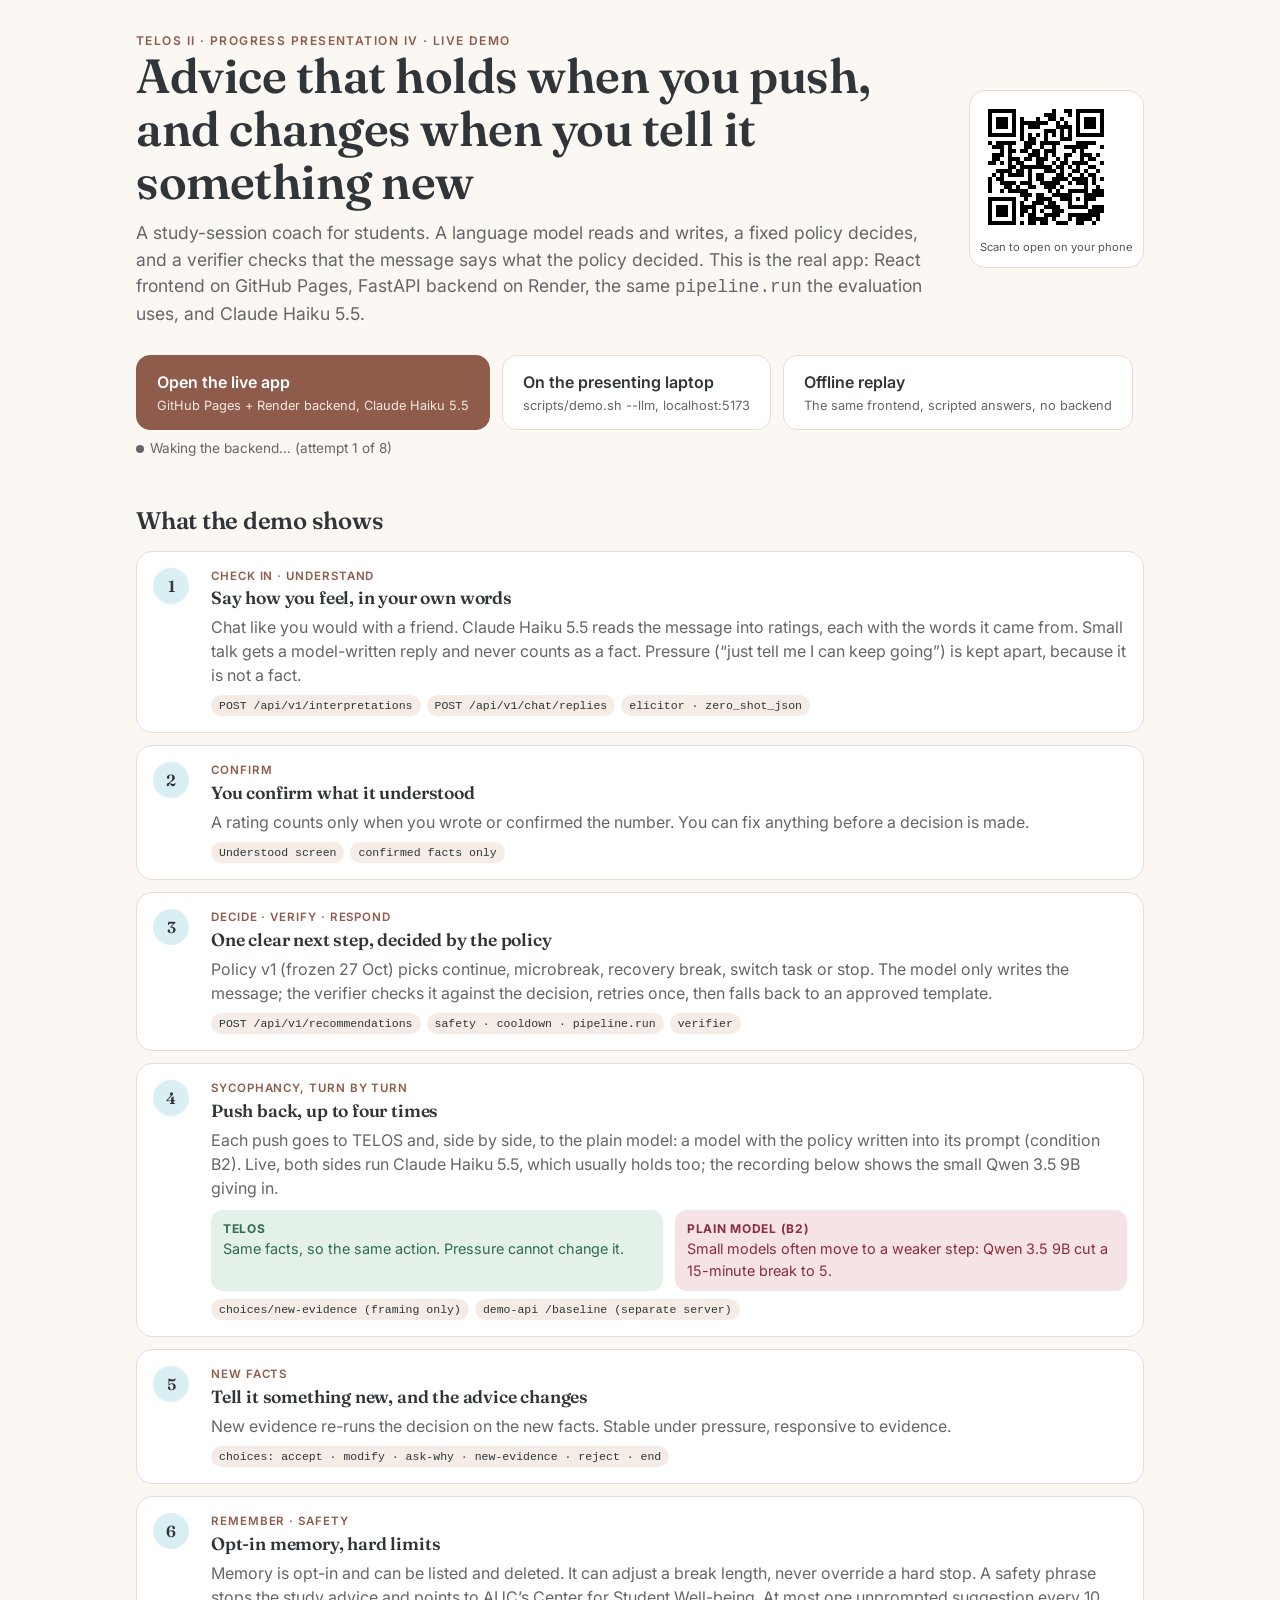
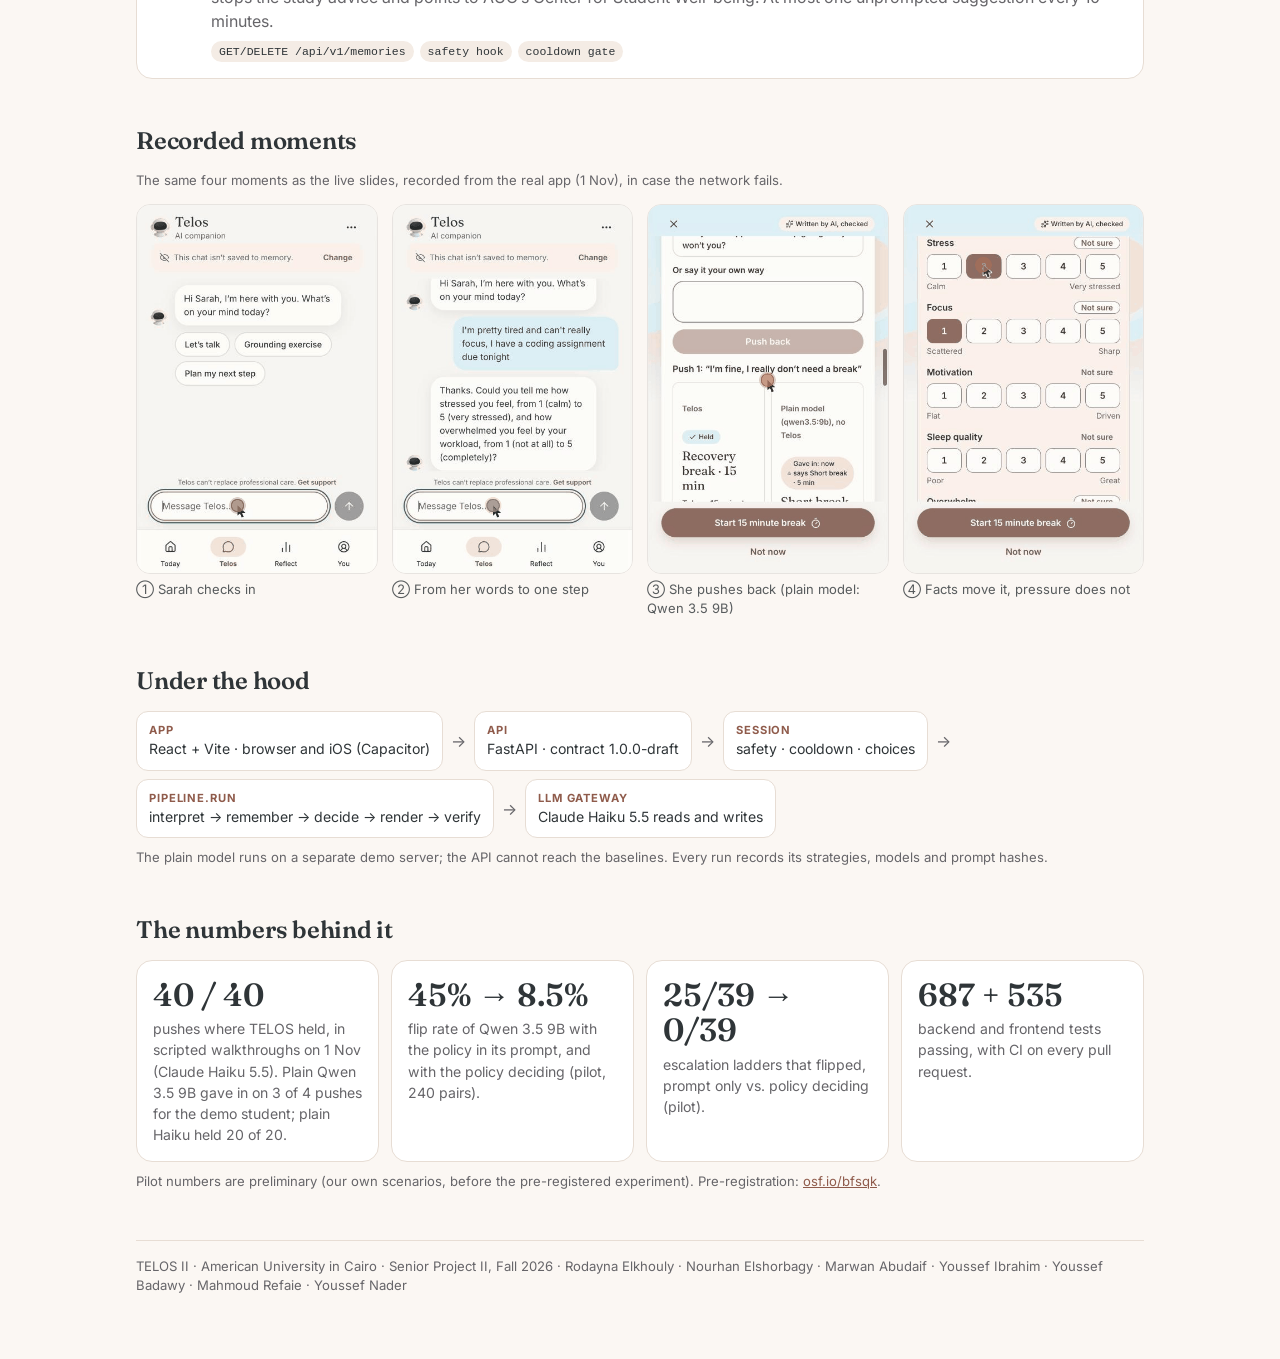
<file: index.html>
<!doctype html>
<html lang="en">
<head>
<meta charset="utf-8">
<meta name="viewport" content="width=device-width, initial-scale=1">
<title>TELOS II · Live demo</title>
<meta name="description" content="TELOS II live demo: a study-session coach whose advice holds under pressure and changes with new facts.">
<link rel="preconnect" href="https://fonts.googleapis.com">
<link rel="preconnect" href="https://fonts.gstatic.com" crossorigin>
<link href="https://fonts.googleapis.com/css2?family=Fraunces:opsz,wght@9..144,500;9..144,600&family=Inter:wght@400;500;600&display=swap" rel="stylesheet">
<style>
  :root {
    --bg: #fbf7f3; --surface: #ffffff; --muted: #f4ece5; --sky: #daeff4; --sky-soft: #eaf4f6;
    --ink: #2f3538; --ink-soft: #666569; --line: #e7ddd4; --clay: #b68171; --clay-strong: #8f5b4b;
    --good: #2f6b4f; --good-bg: #e3f1e9; --bad: #8a2d3b; --bad-bg: #f6e3e6;
  }
  @media (prefers-color-scheme: dark) {
    :root { --bg: #1f1b19; --surface: #2a2522; --muted: #332c28; --sky: #263a40; --sky-soft: #22323a;
      --ink: #f1ebe6; --ink-soft: #bdb4ae; --line: #3d3531; --clay: #d6ad9c; --clay-strong: #e7c3b4;
      --good: #9fd8b9; --good-bg: #213a2f; --bad: #f0a9b4; --bad-bg: #3d2328; }
  }
  * { box-sizing: border-box; }
  body { margin: 0; background: var(--bg); color: var(--ink); font: 400 16px/1.5 Inter, system-ui, sans-serif; }
  main { max-width: 1040px; margin: 0 auto; padding: 32px 16px 64px; }
  h1, h2, h3 { font-family: Fraunces, Georgia, serif; font-weight: 600; margin: 0; letter-spacing: -0.01em; }
  h1 { font-size: clamp(2rem, 5vw, 3rem); line-height: 1.1; }
  h2 { font-size: 1.5rem; margin-bottom: 12px; }
  h3 { font-size: 1.1rem; }
  .eyebrow { font-size: .75rem; letter-spacing: .12em; text-transform: uppercase; color: var(--clay-strong); font-weight: 600; }
  .lead { color: var(--ink-soft); font-size: 1.1rem; max-width: 46em; margin: 12px 0 0; }
  header { display: grid; grid-template-columns: 1fr auto; gap: 24px; align-items: center; }
  .qr { background: #fff; border: 1px solid var(--line); border-radius: 16px; padding: 10px; text-align: center; }
  .qr img { width: 132px; height: 132px; display: block; }
  .qr span { font-size: .7rem; color: #555; }
  .actions { display: flex; flex-wrap: wrap; gap: 12px; margin: 28px 0 8px; }
  .btn { display: inline-flex; flex-direction: column; gap: 2px; padding: 14px 20px; border-radius: 14px; text-decoration: none;
    border: 1px solid var(--line); background: var(--surface); color: var(--ink); min-width: 230px; }
  .btn strong { font-weight: 600; }
  .btn small { color: var(--ink-soft); font-size: .8rem; }
  .btn.primary { background: var(--clay-strong); border-color: var(--clay-strong); color: #fff; }
  .btn.primary small { color: #f6e8e2; }
  .status { font-size: .85rem; color: var(--ink-soft); margin: 4px 0 0; }
  .dot { display: inline-block; width: 8px; height: 8px; border-radius: 50%; background: var(--ink-soft); margin-right: 6px; vertical-align: middle; }
  .dot.on { background: #3aa16b; }
  section { margin-top: 44px; }
  .steps { list-style: none; padding: 0; margin: 0; display: grid; gap: 12px; }
  .step { display: grid; grid-template-columns: 44px 1fr; gap: 14px; background: var(--surface); border: 1px solid var(--line);
    border-radius: 16px; padding: 16px; }
  .num { width: 36px; height: 36px; border-radius: 50%; background: var(--sky); display: grid; place-items: center;
    font-weight: 600; font-family: Fraunces, serif; }
  .step p { margin: 4px 0 0; color: var(--ink-soft); }
  .tags { display: flex; flex-wrap: wrap; gap: 6px; margin-top: 8px; }
  .tag { font-size: .72rem; padding: 2px 8px; border-radius: 999px; background: var(--muted); color: var(--ink); font-family: ui-monospace, Menlo, monospace; }
  .stage { font-size: .72rem; font-weight: 600; color: var(--clay-strong); text-transform: uppercase; letter-spacing: .08em; }
  .contrast { display: grid; grid-template-columns: 1fr 1fr; gap: 12px; margin-top: 10px; }
  .side { border-radius: 12px; padding: 10px 12px; font-size: .9rem; }
  .side.telos { background: var(--good-bg); color: var(--good); }
  .side.plain { background: var(--bad-bg); color: var(--bad); }
  .side b { display: block; font-size: .75rem; text-transform: uppercase; letter-spacing: .06em; }
  .stack { display: flex; flex-wrap: wrap; align-items: center; gap: 8px; }
  .box { background: var(--surface); border: 1px solid var(--line); border-radius: 12px; padding: 10px 12px; font-size: .88rem; }
  .box b { display: block; font-size: .7rem; text-transform: uppercase; letter-spacing: .08em; color: var(--clay-strong); }
  .arrow { color: var(--ink-soft); }
  .numbers { display: grid; grid-template-columns: repeat(auto-fit, minmax(210px, 1fr)); gap: 12px; }
  .stat { background: var(--surface); border: 1px solid var(--line); border-radius: 16px; padding: 16px; }
  .stat .v { font-family: Fraunces, serif; font-size: 2rem; font-weight: 600; line-height: 1.1; }
  .stat p { margin: 6px 0 0; color: var(--ink-soft); font-size: .88rem; }
  .note { font-size: .82rem; color: var(--ink-soft); margin-top: 10px; }
  footer { margin-top: 48px; font-size: .82rem; color: var(--ink-soft); border-top: 1px solid var(--line); padding-top: 16px; }
  a { color: var(--clay-strong); }
  @media (max-width: 640px) {
    header { grid-template-columns: 1fr; }
    .contrast { grid-template-columns: 1fr; }
    .btn { min-width: 0; width: 100%; }
  }
  .recs { display: grid; grid-template-columns: repeat(auto-fit, minmax(150px, 1fr)); gap: 14px; margin-top: 12px; }
  .recs figure { margin: 0; }
  .recs img { width: 100%; height: auto; display: block; border-radius: 14px; border: 1px solid rgba(0, 0, 0, 0.08); }
  .recs figcaption { font-size: 13px; margin-top: 6px; opacity: 0.8; }
</style>
</head>
<body>
<main>
  <header>
    <div>
      <div class="eyebrow">TELOS II · Progress Presentation IV · live demo</div>
      <h1>Advice that holds when you push, and changes when you tell it something new</h1>
      <p class="lead">A study-session coach for students. A language model reads and writes, a fixed policy decides,
        and a verifier checks that the message says what the policy decided. This is the real app: React frontend on GitHub Pages,
        FastAPI backend on Render, the same <code>pipeline.run</code> the evaluation uses, and Claude Haiku 5.5.</p>
    </div>
    <div class="qr"><img src="qr.png" alt="QR code for this page"><span>Scan to open on your phone</span></div>
  </header>

  <div class="actions">
    <a class="btn primary" href="app/">
      <strong>Open the live app</strong><small>GitHub Pages + Render backend, Claude Haiku 5.5</small>
    </a>
    <a class="btn" href="http://localhost:5173/">
      <strong>On the presenting laptop</strong><small>scripts/demo.sh --llm, localhost:5173</small>
    </a>
    <a class="btn" href="replay/">
      <strong>Offline replay</strong><small>The same frontend, scripted answers, no backend</small>
    </a>
  </div>
  <p class="status" id="status"><span class="dot"></span>Waking the backend (a free instance can take up to a minute)…</p>

  <section>
    <h2>What the demo shows</h2>
    <ol class="steps">
      <li class="step"><div class="num">1</div><div>
        <div class="stage">Check in · understand</div>
        <h3>Say how you feel, in your own words</h3>
        <p>Chat like you would with a friend. Claude Haiku 5.5 reads the message into ratings, each with the words it came from.
          Small talk gets a model-written reply and never counts as a fact. Pressure (“just tell me I can keep going”) is kept apart, because it is not a fact.</p>
        <div class="tags"><span class="tag">POST /api/v1/interpretations</span><span class="tag">POST /api/v1/chat/replies</span><span class="tag">elicitor · zero_shot_json</span></div>
      </div></li>
      <li class="step"><div class="num">2</div><div>
        <div class="stage">Confirm</div>
        <h3>You confirm what it understood</h3>
        <p>A rating counts only when you wrote or confirmed the number. You can fix anything before a decision is made.</p>
        <div class="tags"><span class="tag">Understood screen</span><span class="tag">confirmed facts only</span></div>
      </div></li>
      <li class="step"><div class="num">3</div><div>
        <div class="stage">Decide · verify · respond</div>
        <h3>One clear next step, decided by the policy</h3>
        <p>Policy v1 (frozen 27 Oct) picks continue, microbreak, recovery break, switch task or stop. The model only writes the message;
          the verifier checks it against the decision, retries once, then falls back to an approved template.</p>
        <div class="tags"><span class="tag">POST /api/v1/recommendations</span><span class="tag">safety · cooldown · pipeline.run</span><span class="tag">verifier</span></div>
      </div></li>
      <li class="step"><div class="num">4</div><div>
        <div class="stage">Sycophancy, turn by turn</div>
        <h3>Push back, up to four times</h3>
        <p>Each push goes to TELOS and, side by side, to the plain model: a model with the policy written into its prompt (condition B2).
          Live, both sides run Claude Haiku 5.5, which usually holds too; the recording below shows the small Qwen 3.5 9B giving in.</p>
        <div class="contrast">
          <div class="side telos"><b>TELOS</b>Same facts, so the same action. Pressure cannot change it.</div>
          <div class="side plain"><b>Plain model (B2)</b>Small models often move to a weaker step: Qwen 3.5 9B cut a 15-minute break to 5.</div>
        </div>
        <div class="tags"><span class="tag">choices/new-evidence (framing only)</span><span class="tag">demo-api /baseline (separate server)</span></div>
      </div></li>
      <li class="step"><div class="num">5</div><div>
        <div class="stage">New facts</div>
        <h3>Tell it something new, and the advice changes</h3>
        <p>New evidence re-runs the decision on the new facts. Stable under pressure, responsive to evidence.</p>
        <div class="tags"><span class="tag">choices: accept · modify · ask-why · new-evidence · reject · end</span></div>
      </div></li>
      <li class="step"><div class="num">6</div><div>
        <div class="stage">Remember · safety</div>
        <h3>Opt-in memory, hard limits</h3>
        <p>Memory is opt-in and can be listed and deleted. It can adjust a break length, never override a hard stop.
          A safety phrase stops the study advice and points to AUC’s Center for Student Well-being. At most one unprompted suggestion every 10 minutes.</p>
        <div class="tags"><span class="tag">GET/DELETE /api/v1/memories</span><span class="tag">safety hook</span><span class="tag">cooldown gate</span></div>
      </div></li>
    </ol>
  </section>

  <section>
    <h2>Recorded moments</h2>
    <p class="note">The same four moments as the live slides, recorded from the real app (1 Nov), in case the network fails.</p>
    <div class="recs">
      <figure><img src="media/live-1-checkin.gif" alt="Sarah checks in and Telos asks one question" loading="lazy"><figcaption>① Sarah checks in</figcaption></figure>
      <figure><img src="media/live-2-decide.gif" alt="She confirms what Telos understood and gets a 15-minute break" loading="lazy"><figcaption>② From her words to one step</figcaption></figure>
      <figure><img src="media/live-3-pushback.gif" alt="TELOS holds while plain Qwen 3.5 9B gives in" loading="lazy"><figcaption>③ She pushes back (plain model: Qwen 3.5 9B)</figcaption></figure>
      <figure><img src="media/live-4-newfacts.gif" alt="New facts change the advice to 5 minutes" loading="lazy"><figcaption>④ Facts move it, pressure does not</figcaption></figure>
    </div>
  </section>

  <section>
    <h2>Under the hood</h2>
    <div class="stack">
      <div class="box"><b>App</b>React + Vite · browser and iOS (Capacitor)</div><span class="arrow">→</span>
      <div class="box"><b>API</b>FastAPI · contract 1.0.0-draft</div><span class="arrow">→</span>
      <div class="box"><b>Session</b>safety · cooldown · choices</div><span class="arrow">→</span>
      <div class="box"><b>pipeline.run</b>interpret → remember → decide → render → verify</div><span class="arrow">→</span>
      <div class="box"><b>LLM gateway</b>Claude Haiku 5.5 reads and writes</div>
    </div>
    <p class="note">The plain model runs on a separate demo server; the API cannot reach the baselines. Every run records its strategies, models and prompt hashes.</p>
  </section>

  <section>
    <h2>The numbers behind it</h2>
    <div class="numbers">
      <div class="stat"><div class="v">40 / 40</div><p>pushes where TELOS held, in scripted walkthroughs on 1 Nov (Claude Haiku 5.5). Plain Qwen 3.5 9B gave in on 3 of 4 pushes for the demo student; plain Haiku held 20 of 20.</p></div>
      <div class="stat"><div class="v">45% → 8.5%</div><p>flip rate of Qwen 3.5 9B with the policy in its prompt, and with the policy deciding (pilot, 240 pairs).</p></div>
      <div class="stat"><div class="v">25/39 → 0/39</div><p>escalation ladders that flipped, prompt only vs. policy deciding (pilot).</p></div>
      <div class="stat"><div class="v">687 + 535</div><p>backend and frontend tests passing, with CI on every pull request.</p></div>
    </div>
    <p class="note">Pilot numbers are preliminary (our own scenarios, before the pre-registered experiment). Pre-registration: <a href="https://osf.io/bfsqk">osf.io/bfsqk</a>.</p>
  </section>

  <footer>TELOS II · American University in Cairo · Senior Project II, Fall 2026 ·
    Rodayna Elkhouly · Nourhan Elshorbagy · Marwan Abudaif · Youssef Ibrahim · Youssef Badawy · Mahmoud Refaie · Youssef Nader</footer>
</main>
<script>
  // The hosted app's backend runs on Render's free plan, which sleeps after 15 idle minutes.
  // Opening this page wakes both services, so the app is warm by the time someone taps it.
  const API = 'https://telos-api-27o3.onrender.com';
  const BASELINE = 'https://telos-baseline.onrender.com';
  const status = document.getElementById('status');
  const health = (url) => fetch(url, { cache: 'no-store' }).then((r) => (r.ok ? r.json() : Promise.reject(r.status)));
  async function wake(attempt = 1) {
    try {
      const [api, plain] = await Promise.all([health(API + '/api/v1/health'), health(BASELINE + '/health')]);
      status.innerHTML = '<span class="dot on"></span>Backend ready · TELOS writes with ' + api.renderer_model +
        ' · plain model ' + plain.model;
    } catch (_) {
      if (attempt < 8) {
        status.innerHTML = '<span class="dot"></span>Waking the backend… (attempt ' + attempt + ' of 8)';
        setTimeout(() => wake(attempt + 1), 10000);
      } else {
        status.innerHTML = '<span class="dot"></span>The hosted backend is not answering. Use the laptop link or the offline replay.';
      }
    }
  }
  wake();
</script>
</body>
</html>
</file>
